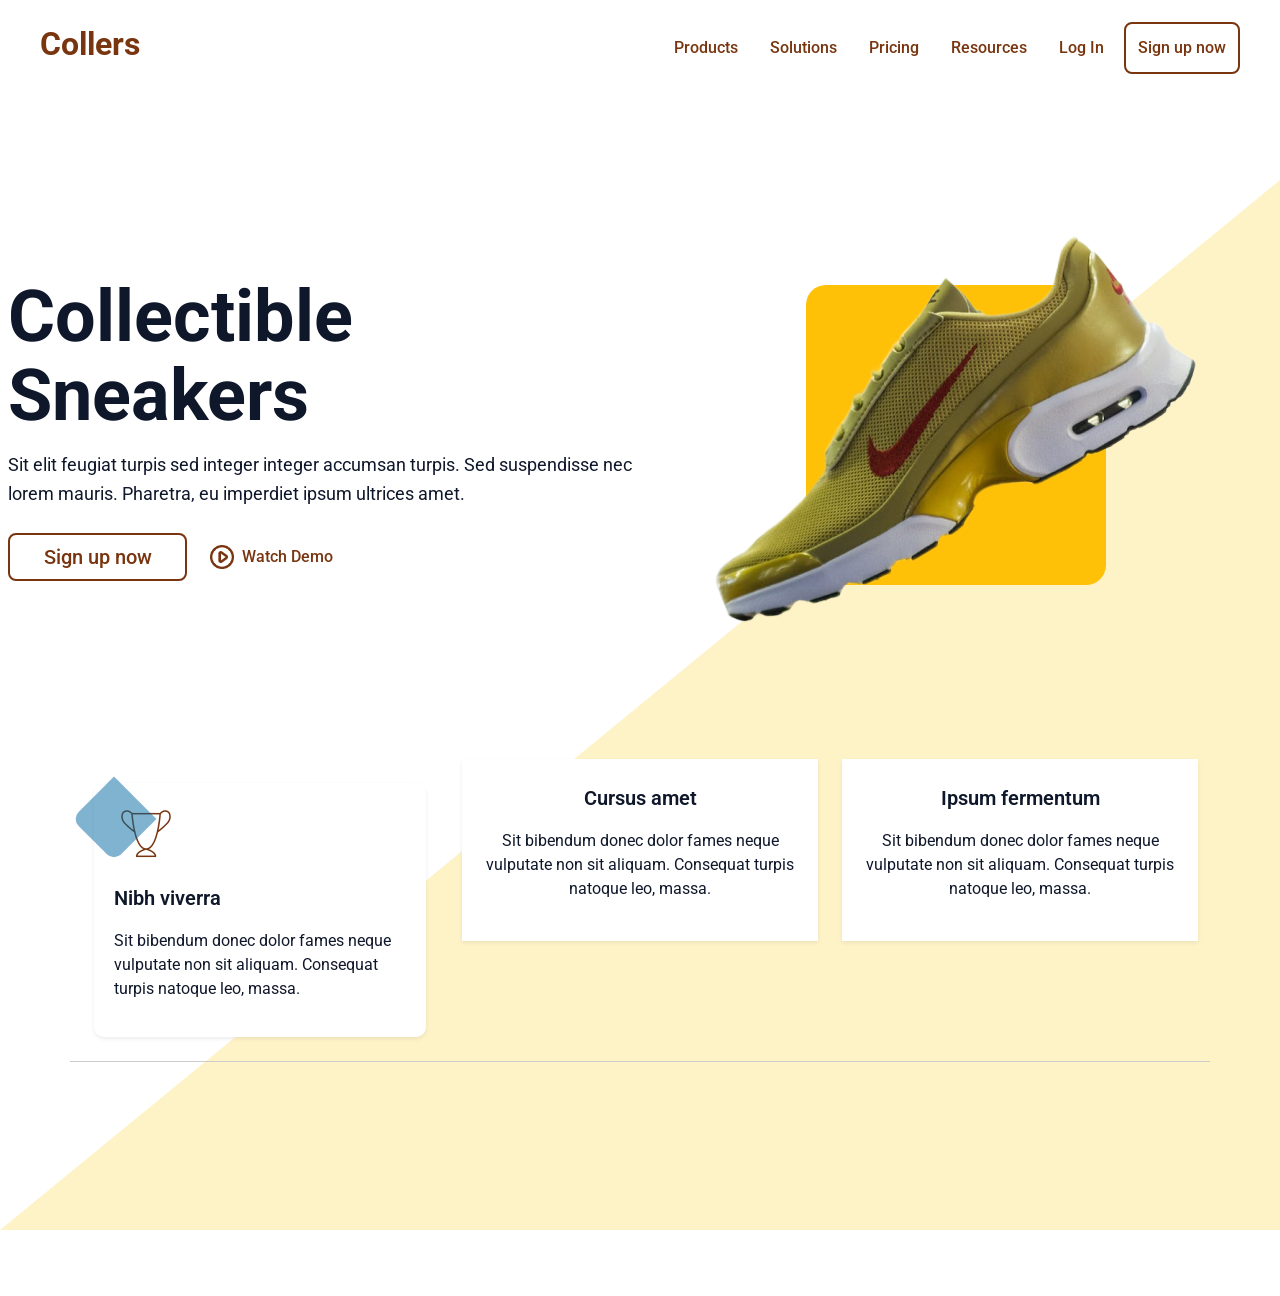
<file: public/index.html>
<!DOCTYPE html>
<html lang="en">

<head>
    <meta charset="UTF-8">
    <meta name="viewport" content="width=device-width, initial-scale=1.0">
    <link href='http://fonts.googleapis.com/css?family=Roboto' rel='stylesheet' type='text/css'>
    <link href="https://cdn.jsdelivr.net/npm/bootstrap@5.3.0-alpha3/dist/css/bootstrap.min.css" rel="stylesheet">
    <link rel="stylesheet" href="styles.css">
    <style>
        body {
            margin: 0;
            overflow-x: hidden;
        }

        /* Full Page Container */
        .page-container {
            max-width: 1440px;
            margin: 0 auto;
            padding: 0 20px;
        }

        /* Header Styles */
        header {
            height: 96px;
            display: flex;
            justify-content: space-between;
            align-items: center;
            padding: 0 20px;
            color: #78350F;
            font-family: 'Roboto', sans-serif;
        }

        header h5 {
            font-size: 32px;
            font-weight: 700;
        }

        /* Button Styles */
        .btn-custom {
            background: none;
            border: none;
            font-family: 'Roboto', sans-serif;
            font-weight: 500;
            color: #78350F;
            font-size: 16px;
        }

        .custom-button {
            border: 2px solid #78350F;
            border-radius: 8px;
            padding: 12px;
            color: #78350F;
            background-color: transparent;
            font-family: 'Roboto', sans-serif;
            font-size: 16px;
            font-weight: 500;
        }

        .custom-button:hover {
            background-color: #f3f3f3;
        }

        /* Rectangle Background */
        .rectangle {
            position: absolute;
            top: 180px;
            right: 0;
            width: 100%;
            height: 1050px;
            background: #FEF3C7;
            clip-path: polygon(100% 0, 100% 100%, 0 100%);
            z-index: -1;
        }

        /* Responsive adjustments for rectangle */
        @media (max-width: 1200px) {
            .rectangle {
                height: 900px;
            }
        }

        @media (max-width: 768px) {
            .rectangle {
                height: 700px;
                top: 200px;
            }
        }

        @media (max-width: 576px) {
            .rectangle {
                height: 500px;
                top: 150px;
                clip-path: polygon(100% 0, 100% 100%, 0 100%);
            }
        }

        /* Sneaker Section */
        .sneakers-container {
            padding: 80px 0;
            display: flex;
            justify-content: center;
            align-items: center;
            gap: 80px;
            height: 583px;
        }

        /* Sneaker Background */
        .sneaker-background {
            display: flex;
            flex-direction: row;
            justify-content: center;
            align-items: center;
            padding: 0;
            gap: 10px;
            position: absolute;
            width: 367px;
            height: 372px;
            left: 50%;
            top: 50px;
            transform: translateX(-50%);
            background: #FBBF24;
            border-radius: 50px;
            opacity: 1;
            z-index: -1;
        }


        .sneaker-image {
            width: 486px;
            height: 388px;
            position: relative;
            z-index: 1;
        }

        /* Section Below Sneakers */
        .features-section {
            padding-top: 80px;
            border-bottom: 1px solid #ccc;
        }

        /* Responsive */
        @media (max-width: 576px) {
            .sneakers-container {
                flex-direction: column;
                text-align: center;
                padding: 40px 0;
            }
        }

        .btn-link {
            text-decoration: none;
        }

        main {
            min-height: 1200px;
        }

        /* Rectangle 25 (Rotated Box) */
        .rotated-box {
            position: absolute;
            width: 60px;
            height: 60px;
            background-color: #0369A1;
            opacity: 0.5;
            border-radius: 0 0 10px 10px;
            transform: rotate(45deg);
            top: 30px;
            left: 14px;
            z-index: 2;
        }

        .content-box {
            position: relative;
            z-index: 1;
            padding: 20px;
            background-color: #fff;
            border-radius: 10px;
        }

        .icon-container {
            width: 64px;
            height: 64px;
            position: relative;
        }

        p {
            font-family: 'Roboto', sans-serif;
            color: #0F172A;
        }
    </style>

    <title>Sneakers</title>
</head>

<body>
    <div class="page-container">
        <header>
            <h5>Collers</h5>
            <div class="d-flex gap-2">
                <button class="btn btn-custom">Products</button>
                <button class="btn btn-custom">Solutions</button>
                <button class="btn btn-custom">Pricing</button>
                <button class="btn btn-custom">Resources</button>
                <button class="btn btn-custom">Log In</button>
                <button class="custom-button">Sign up now</button>
            </div>
        </header>

        <main>
            <div class="rectangle"></div>

            <!-- Collectible Sneakers Section -->
            <div class="container-fluid sneakers-container" style="padding-top: 163px;">
                <div class="row align-items-center">

                    <div class="col-lg-6 d-flex flex-column align-items-start p-0 gap-4">
                        <div class="d-flex flex-column align-items-start p-0" style="gap: 8px;">
                            <h1 class="fw-bold"
                                style="font-family: 'Roboto'; font-weight: 800; font-size: 72px; line-height: 110%; color: #0F172A;">
                                Collectible Sneakers
                            </h1>
                            <p
                                style="font-family: 'Roboto'; font-weight: 400; font-size: 18px; line-height: 160%; color: #0F172A;">
                                Sit elit feugiat turpis sed integer integer accumsan turpis. Sed suspendisse nec lorem
                                mauris. Pharetra, eu imperdiet ipsum ultrices amet.
                            </p>

                            <div class="d-flex gap-2">
                                <button class="btn d-flex justify-content-center align-items-center"
                                    style="border: 2px solid #78350F; border-radius: 8px; padding: 12px 8px; width: 179px; height: 48px;">
                                    <span
                                        style="font-family: 'Roboto'; font-weight: 500; font-size: 20px; line-height: 24px; color: #78350F;">
                                        Sign up now
                                    </span>
                                </button>

                                <button class="btn btn-link text-dark d-flex justify-content-center align-items-center"
                                    style="border: 2px solid transparent; border-radius: 8px; padding: 12px 8px; width: 152px; height: 48px;">
                                    <!-- Icon -->
                                    <img src="play-icon.png" alt="Play Icon"
                                        style="width: 24px; height: 24px; margin-right: 8px;" />
                                    <span
                                        style="font-family: 'Roboto'; font-weight: 500; font-size: 16px; color: #78350F;">
                                        Watch Demo
                                    </span>
                                </button>
                            </div>
                        </div>
                    </div>

                    <!-- Sağ Taraf: Sneaker Görseli ve Arka Plan -->
                    <div class="col-lg-6 position-relative d-flex justify-content-center align-items-center"
                        style="height: 100%;">
                        <!-- Arka Plan -->
                        <div class="sneaker-background"
                            style="width: 300px; height: 300px; background-color: #FFC107; border-radius: 20px; position: absolute; top: 50px; z-index: 0;">
                        </div>
                        <!-- Sneaker Görseli -->
                        <img src="sneaker.png" alt="Sneaker" class="img-fluid sneaker-image"
                            style="position: relative; z-index: 1;" />
                    </div>
                </div>
            </div>


            <!-- Features Section -->
            <div class="container features-section">
                <div class="row g-4">
                    <div class="col-md-4 position-relative p-4">
                        <!-- Arka Plandaki Dönen Kutu -->
                        <div class="rotated-box"></div>

                        <!-- İçerik Kutusu -->
                        <div class="bg-white shadow-sm text-start position-relative content-box">
                            <!-- İkon -->
                            <div class="d-flex justify-content-center align-items-center mb-3 icon-container">
                                <img src="icon-trophy.png" alt="Icon Trophy" class="img-fluid">
                            </div>

                            <!-- Başlık ve Metin -->
                            <p class="fw-semibold fs-5">Nibh viverra</p>
                            <p class="fs-6">Sit bibendum donec dolor fames neque vulputate non sit aliquam. Consequat turpis natoque leo, massa. </p>
                        </div>
                    </div>


                    <div class="col-md-4">
                        <div class="p-4 bg-white shadow-sm text-center">
                            <p class="fw-semibold fs-5">Cursus amet</p>
                            <p class="fs-6">Sit bibendum donec dolor fames neque vulputate non sit aliquam. Consequat
                                turpis natoque leo, massa. </p>
                        </div>
                    </div>
                    <div class="col-md-4">
                        <div class="p-4 bg-white shadow-sm text-center">
                            <p class="fw-semibold fs-5">Ipsum fermentum</p>
                            <p class="fs-6">Sit bibendum donec dolor fames neque vulputate non sit aliquam. Consequat
                                turpis natoque leo, massa. </p>
                        </div>
                    </div>
                </div>
            </div>
        </main>
    </div>

    <script src="https://cdn.jsdelivr.net/npm/bootstrap@5.3.0-alpha3/dist/js/bootstrap.bundle.min.js"></script>
</body>

</html>
</file>
<file: public/styles.css>
.collers-container {
    margin: 0 auto;
    width: 102px;
    height: 35px;
}

.collers-text {
    font-family: 'Roboto', sans-serif;
    font-size: 32px;
    line-height: 1.1;
    color: #78350F;
}
</file>
